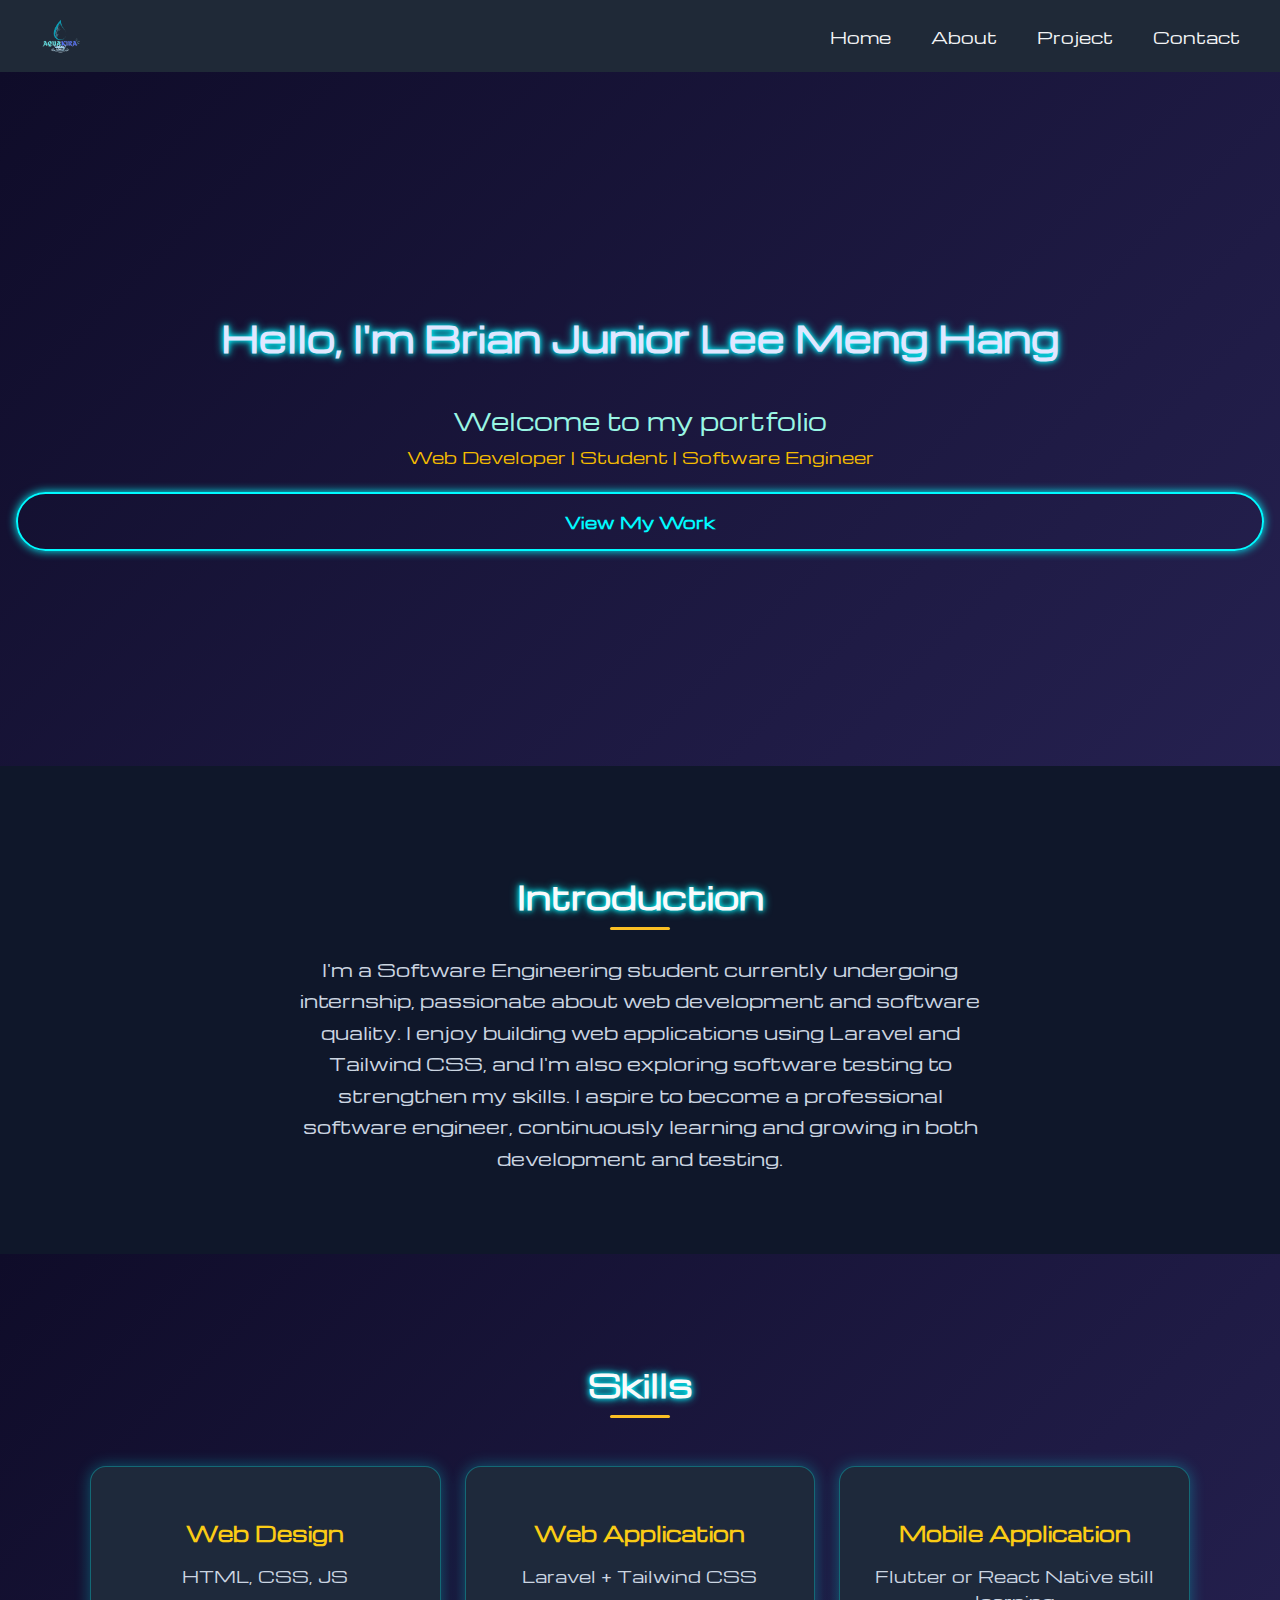
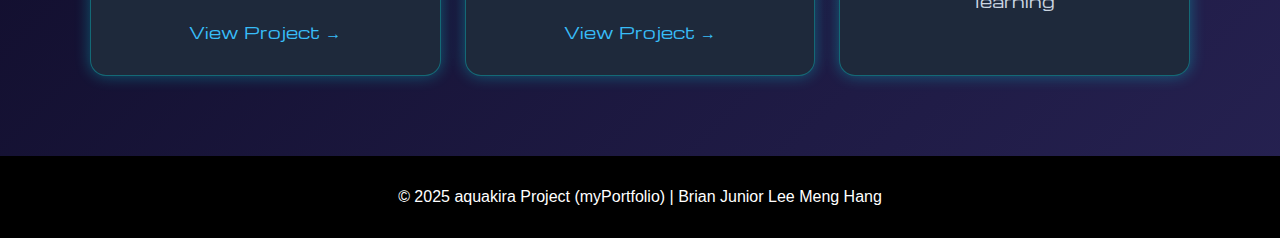
<file: index.html>
<!DOCTYPE html>
<html lang="en">
<head>
    <meta charset="UTF-8">
    <meta name="viewport" content="width=device-width, initial-scale=1.0">
    <title>myPortfolio - Home</title>
    <link rel="icon" type="image/png" href="img/AquakiraIcon.png">
    <link rel="stylesheet" href="css/home.css">
    <link href="https://fonts.googleapis.com/css2?family=Michroma:wght@400;700&display=swap" rel="stylesheet">
</head>
<body>
    <div id="header"></div>
        <!--Hero Section-->
        <section class="section-theme">
            <h1 class="title">Hello, I'm Brian Junior Lee Meng Hang</h1>
            <p class="subtitle">Welcome to my portfolio</p>
            <span class="tagline">Web Developer | Student | Software Engineer</span>
            <a href="project.html" class="cta-button">View My Work</a>
        </section>

         <!-- About Section -->
        <section class="intro-section">
            <div class="intro-container">
                <h2 class="intro-title">Introduction</h2>
                <p class="intro-text">
                    I'm a Software Engineering student currently undergoing internship, passionate about web development and software quality. 
                    I enjoy building web applications using Laravel and Tailwind CSS, and I'm also exploring software testing to strengthen my skills. 
                    I aspire to become a professional software engineer, continuously learning and growing in both development and testing.</p>
            </div>
        </section>

        <!-- Portfolio Preview -->
        <section class="portfolio-section">
            <div class="portfolio-container">
                <h2 class="portfolio-title">Skills</h2>
                <div class="project-grid">
                    <div class="project-card">
                        <h3 class="project-name">Web Design</h3>
                        <p class="project-description">HTML, CSS, JS</p>
                        <a href="project.html" class="project-link">View Project →</a>
                    </div>
                    <div class="project-card">
                        <h3 class="project-name">Web Application</h3>
                        <p class="project-description">Laravel + Tailwind CSS</p>
                        <a href="project.html" class="project-link">View Project →</a>
                    </div>
                    <div class="project-card">
                        <h3 class="project-name">Mobile Application</h3>
                        <p class="project-description">Flutter or React Native still learning</p>
                    </div>
                </div>
            </div>
        </section>

     <div id="footer"></div>

    <script>
            fetch('header.html')
            .then(res => res.text())
            .then(data => {
                document.getElementById('header').innerHTML = data;})
            .catch(err=> console.error('Failed to load header:', err));

            fetch('footer.html')
            .then(res => res.text())
            .then(data => {
                document.getElementById('footer').innerHTML = data;})
            .catch(err=> console.error('Failed to load header:', err));
    </script>

</body>
</html>
</file>
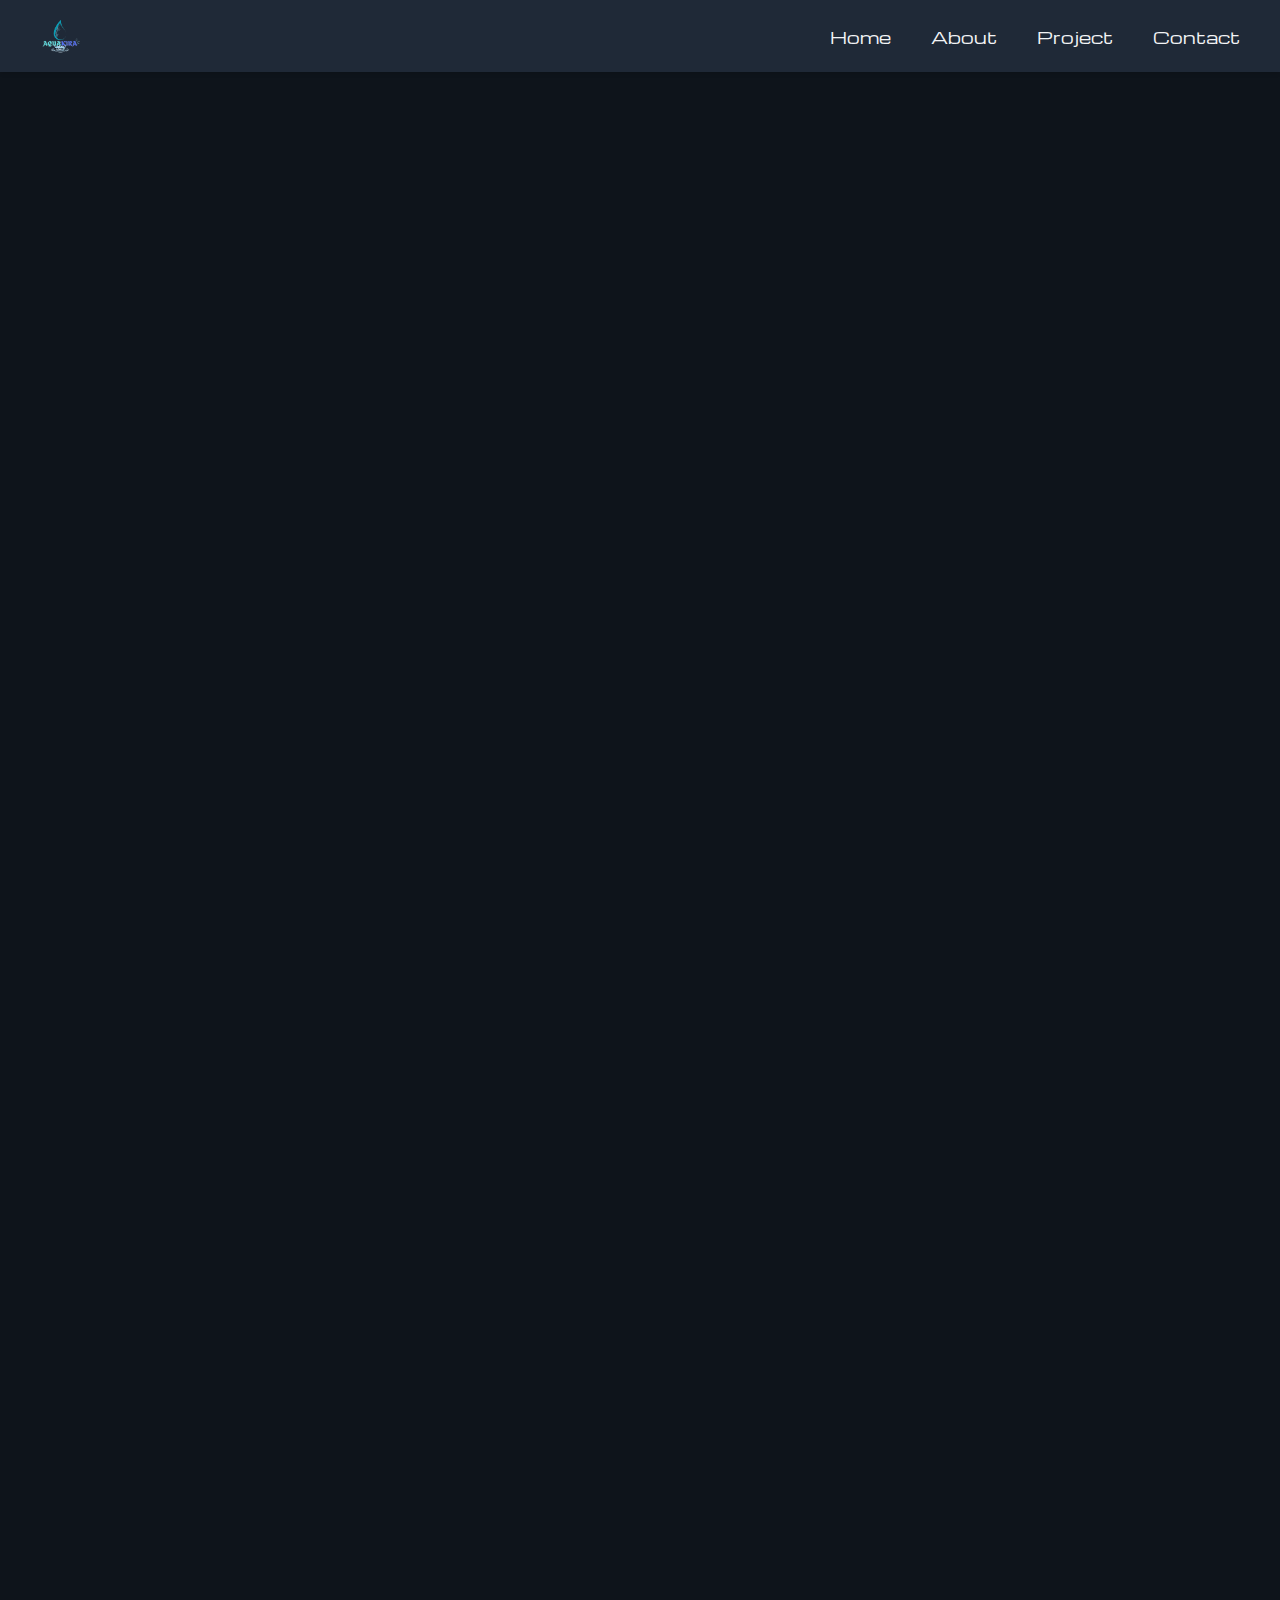
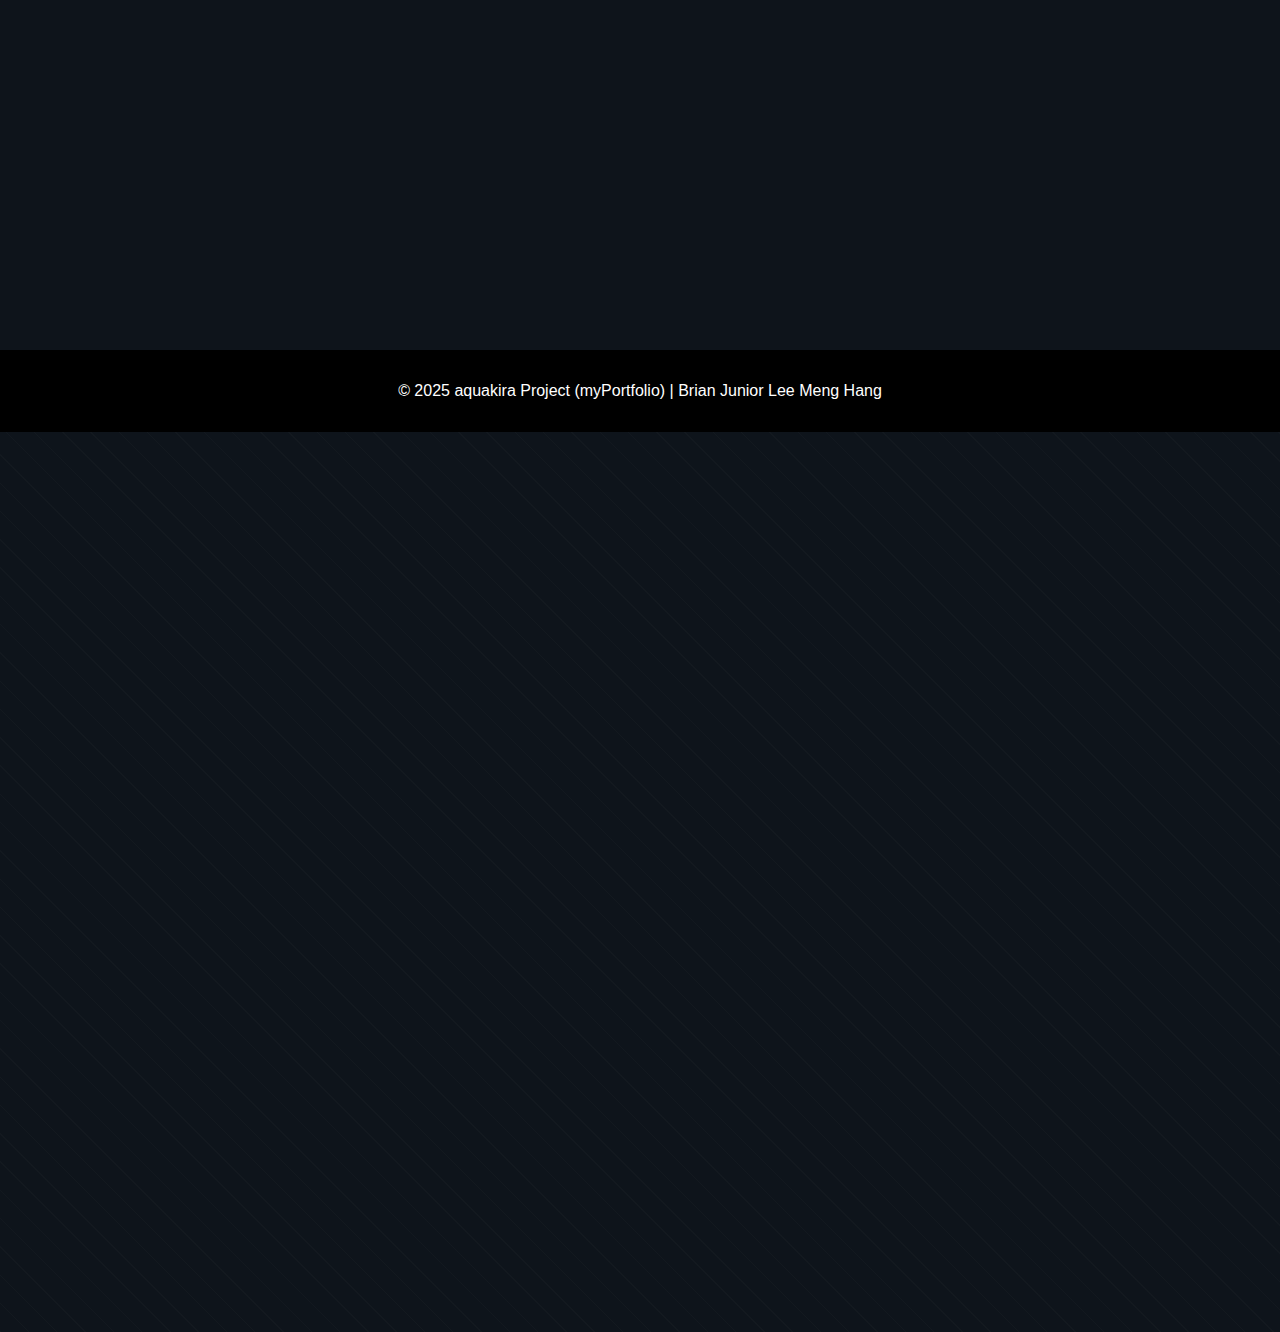
<file: about.html>
<!DOCTYPE html>
<html lang="en">
<head>
    <meta charset="UTF-8">
    <meta name="viewport" content="width=device-width, initial-scale=1.0">
    <title>myPorfolio - About</title>
    <link rel="icon" type="image/png" href="img/AquakiraIcon.png">
    <link rel="stylesheet" href="css/about.css">
    <link rel="stylesheet" href="css/home.css">
    <!-- Font Awesome CDN -->
    <link rel="stylesheet" href="https://cdnjs.cloudflare.com/ajax/libs/font-awesome/6.5.0/css/all.min.css">
</head>
<body>
    <div id="header"></div>

     <!-- Main Content -->
    <main class="about-container">
        <section class="about-section">
        <h1>About Me</h1>
        <div class="about-text">
            <p>
            👋 Hello! I'm a <span class="highlight">passionate student</span> currently pursuing a 
            <strong>Bachelor of Software Engineering with Honours</strong> at 
            <span class="highlight">Universiti Malaysia Sarawak (UNIMAS)</span>.
            </p>
            
            <p>
            🚀 I'm currently doing my internship at 
            <span class="highlight">Apploqic Technologies PLT</span>, where I'm building real-world skills in 
            <span class="tag">Web Development</span>, 
            <span class="tag">Software Engineering</span>, and 
            <span class="tag">Testing</span>.
            </p>

            <p>
            🎓 After this internship, I’ll have one more year of study before I graduate. I’m excited to keep learning 
            and growing in areas like 
            <span class="highlight">Laravel development</span>, 
            <span class="highlight">software testing</span>, and 
            <span class="highlight">software Engineer</span>.
            </p>
        </div>
        </section>

        <section class="skills-section">
        <h2>Skills & Technologies</h2>

        <div class="skills-group">
            <h3>Frontend</h3>
            <div class="skills-badges">
            <span class="skill-badge"><i class="fab fa-html5"></i> HTML</span>
            <span class="skill-badge"><i class="fab fa-css3-alt"></i> CSS</span>
            <span class="skill-badge"><i class="fab fa-js"></i> JavaScript</span>
            <span class="skill-badge">Tailwind CSS</span>
            <span class="skill-badge">React Native JS (Basic)</span>
            <span class="skill-badge">Flutter (Basic)</span>
            </div>
        </div>

        <div class="skills-group">
            <h3>Backend</h3>
            <div class="skills-badges">
            <span class="skill-badge"><i class="fab fa-laravel"></i> Laravel (Mid-level)</span>
            <span class="skill-badge">Python (Basic)</span>
            </div>
        </div>

        <div class="skills-group">
            <h3>Tools & Design</h3>
            <div class="skills-badges">
            <span class="skill-badge"><i class="fab fa-git-alt"></i> Git & GitHub</span>
            <span class="skill-badge"><i class="fab fa-figma"></i> Figma</span>
            <span class="skill-badge"><i class="fas fa-paint-brush"></i> Canva</span>
            </div>
        </div>
        </section>

        <section class="education-section">
            <div class="section-heading">
                <h2>Education</h2>
            </div>
            <div class="education-card degree">
                <h3>Universiti Malaysia Sarawak</h3>
                <p>Bachelor of Software Engineering with Honours</p>
                <p>Expected Graduation: 2026</p>
            </div>
            
            <div class="education-card diploma">
                <h3>Politeknik Mukah Sarawak</h3>
                <p>Diploma in Information Technology (DDT)</p>
                <p>Graduation: 2021</p>
            </div>
        </section>

        <section class="resume-section">
            <h2>Resume</h2>
            <p class="resume-text">Click the button below to download my latest resume in PDF format.</p>
            <a href="cv/Brian Junior Lee Meng Hang_CV.pdf" class="resume-button" target="_blank" download="Brian Junior Lee Meng Hang_CV.pdf">
                <i class="fas fa-download"></i> Download My Resume
            </a>
        </section>
    </main>

    <div id="footer"></div>
    <script>
            fetch('header.html')
            .then(res => res.text())
            .then(data => {
                document.getElementById('header').innerHTML = data;})
            .catch(err=> console.error('Failed to load header:', err));

            fetch('footer.html')
            .then(res => res.text())
            .then(data => {
                document.getElementById('footer').innerHTML = data;})
            .catch(err=> console.error('Failed to load header:', err));
    </script>
</body>
</html>
</file>
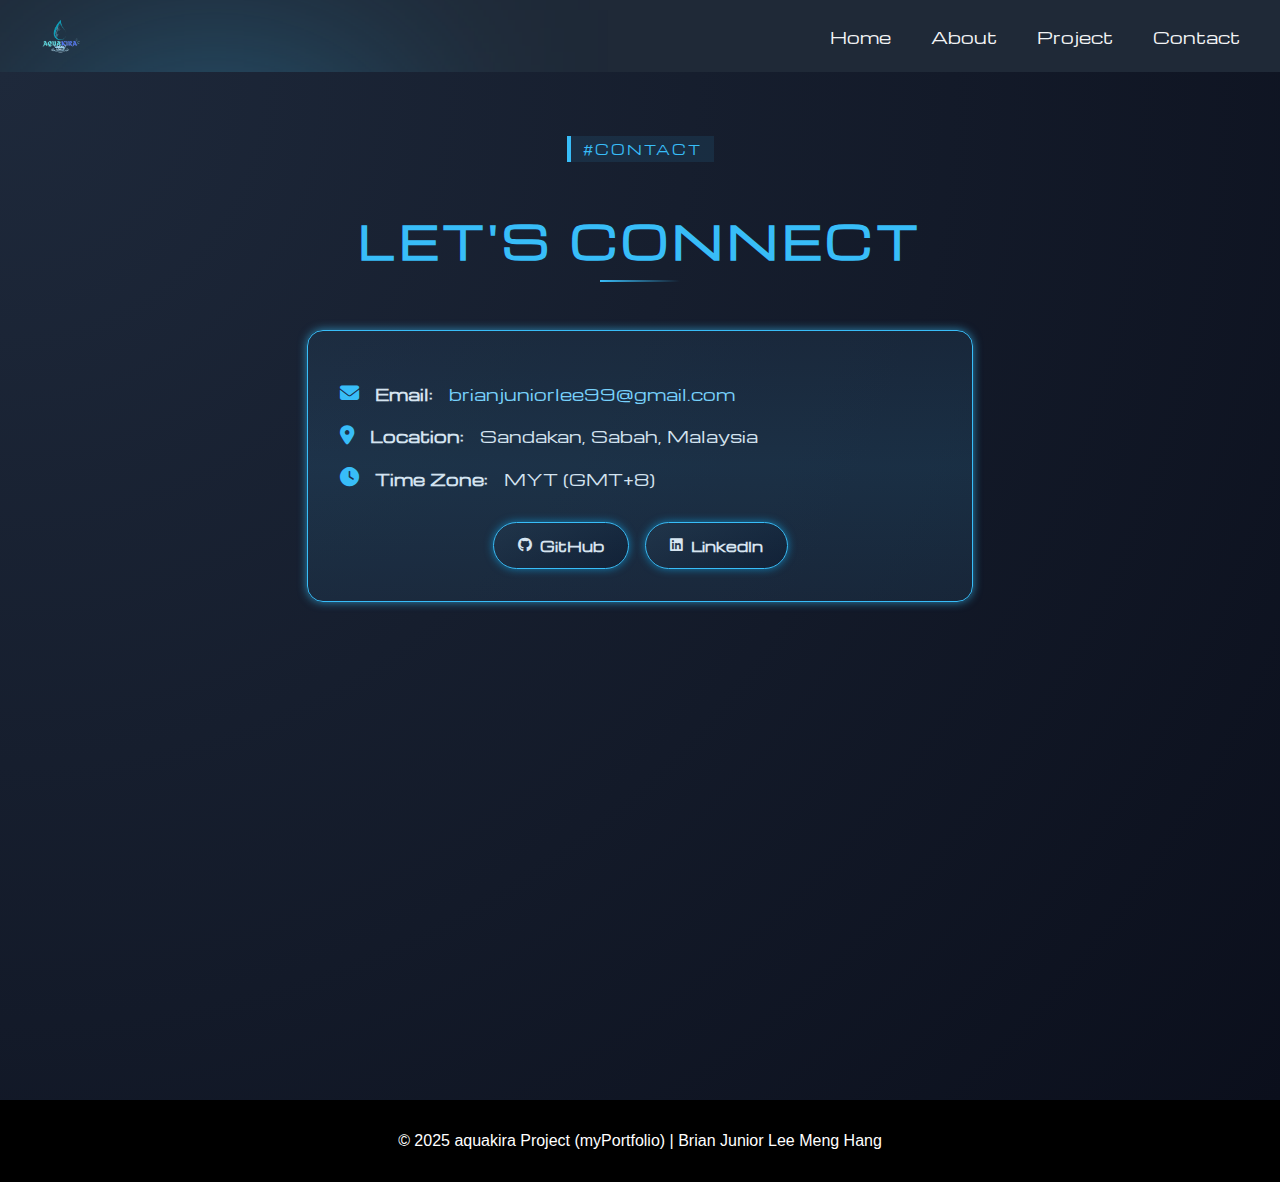
<file: contact.html>
<!DOCTYPE html>
<html lang="en">
<head>
    <meta charset="UTF-8">
    <meta name="viewport" content="width=device-width, initial-scale=1.0">
    <title>myPorfolio - Contact</title>
    <link rel="icon" type="image/png" href="img/AquakiraIcon.png">
    <link rel="stylesheet" href="css/contact.css">
    <link rel="stylesheet" href="https://cdnjs.cloudflare.com/ajax/libs/font-awesome/6.5.0/css/all.min.css"/>
    <link href="https://fonts.googleapis.com/css2?family=Michroma:wght@400;700&display=swap" rel="stylesheet">
</head>
<body class="dark-mode">
    <div id="header"></div>

    <main class="contact-container">
        <div class="tag-title">#CONTACT</div>
        <h1 class="contact-title">Let's Connect</h1>

        <section class="contact-info">
            <p class="contact-item">
                <i class="fas fa-envelope"></i>
                    <strong>Email:</strong>
                <a href="mailto:brianjuniorlee99@gmail.com" class="contact-link">brianjuniorlee99@gmail.com</a>
            </p>

            <p class="contact-item">
            <i class="fas fa-map-marker-alt"></i>
            <strong>Location:</strong> Sandakan, Sabah, Malaysia
            </p>

            <p class="contact-item">
            <i class="fas fa-clock"></i>
            <strong>Time Zone:</strong> MYT (GMT+8)
            </p>

            <div class="social-links">
                <a href="https://github.com/suihei99" target="_blank" class="social-btn">
                    <i class="fab fa-github"></i> GitHub
                </a>
                <a href="https://www.linkedin.com/in/brian-junior-lee-meng-hang-7934b3180/" target="_blank" class="social-btn">
                    <i class="fab fa-linkedin"></i> LinkedIn
                </a>
            </div>
        </section>
    </main>

    <div id="footer"></div>
    <script>
            fetch('header.html')
            .then(res => res.text())
            .then(data => {
                document.getElementById('header').innerHTML = data;})
            .catch(err=> console.error('Failed to load header:', err));

            fetch('footer.html')
            .then(res => res.text())
            .then(data => {
                document.getElementById('footer').innerHTML = data;})
            .catch(err=> console.error('Failed to load header:', err));
    </script>
</body>
</html>
</file>
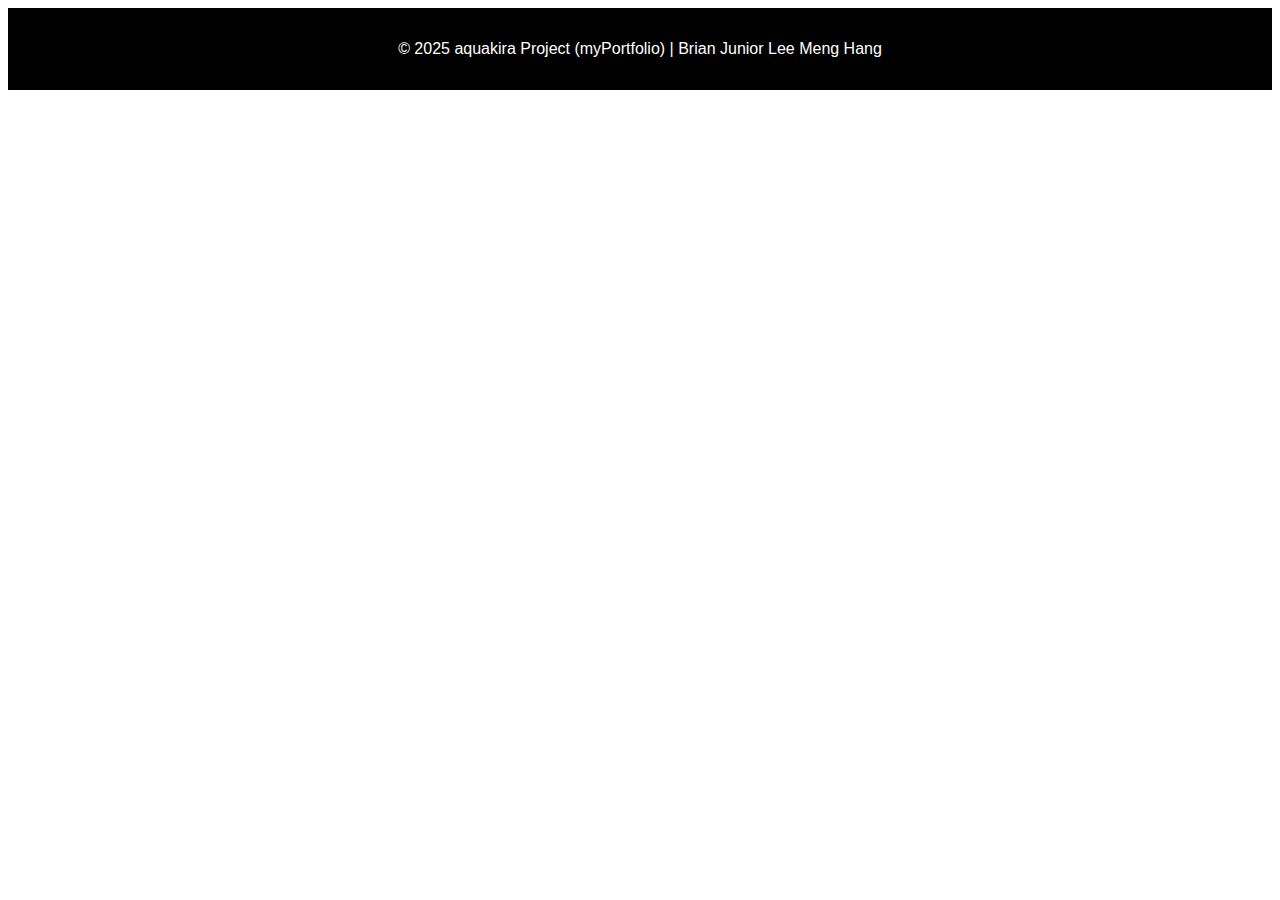
<file: footer.html>
<!DOCTYPE html>
<html lang="en">
<head>
    <meta charset="UTF-8">
    <meta name="viewport" content="width=device-width, initial-scale=1.0">
    <title>Document</title>
    <link rel="stylesheet" type="text/css" href="css/footer.css">
</head>
<body>
    <footer class="footer">
        <p>&copy; 2025 aquakira Project (myPortfolio) | Brian Junior Lee Meng Hang</p>
    </footer>
</body>
</html>
</file>
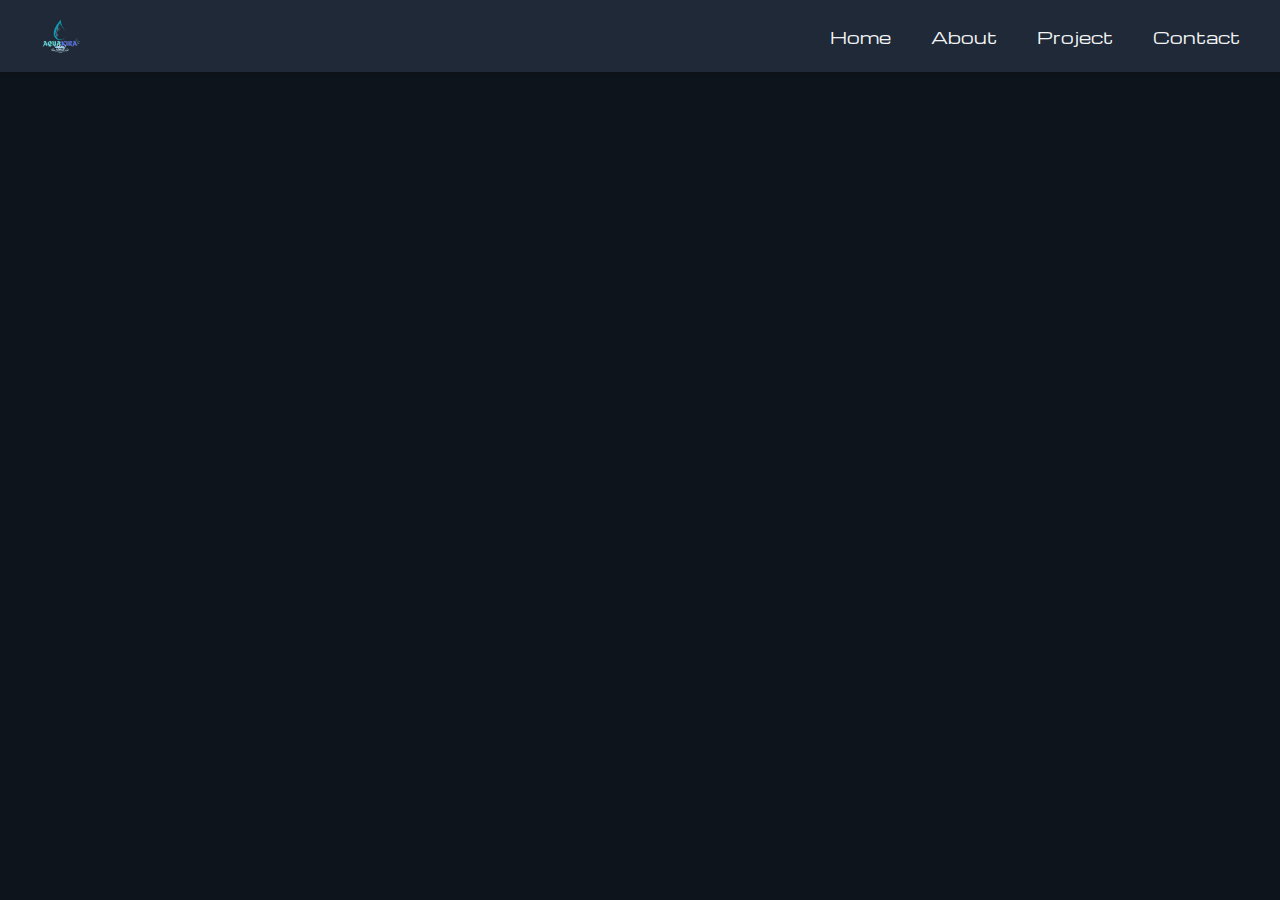
<file: header.html>
<!DOCTYPE html>
<html lang="en">
<head>
    <meta charset="UTF-8">
    <meta name="viewport" content="width=device-width, initial-scale=1.0">
    <title>Document</title>
    <link rel="stylesheet" type="text/css" href="css/home.css">
     <link href="https://fonts.googleapis.com/css2?family=Michroma:wght@400;700&display=swap" rel="stylesheet">
</head>
<body>
    <!-- Header -->
        <header>
            <div class="header-controller">
                <img class="img-controller" src="img/AquakiraIcon.png" alt="logo">
                <div class="nav-links">
                    <a href="index.html">Home</a>
                    <a href="about.html">About</a>
                    <a href="project.html">Project</a>
                    <a href="contact.html">Contact</a>
                </div>
            </div>
        </header>
</body>
</html>
</file>
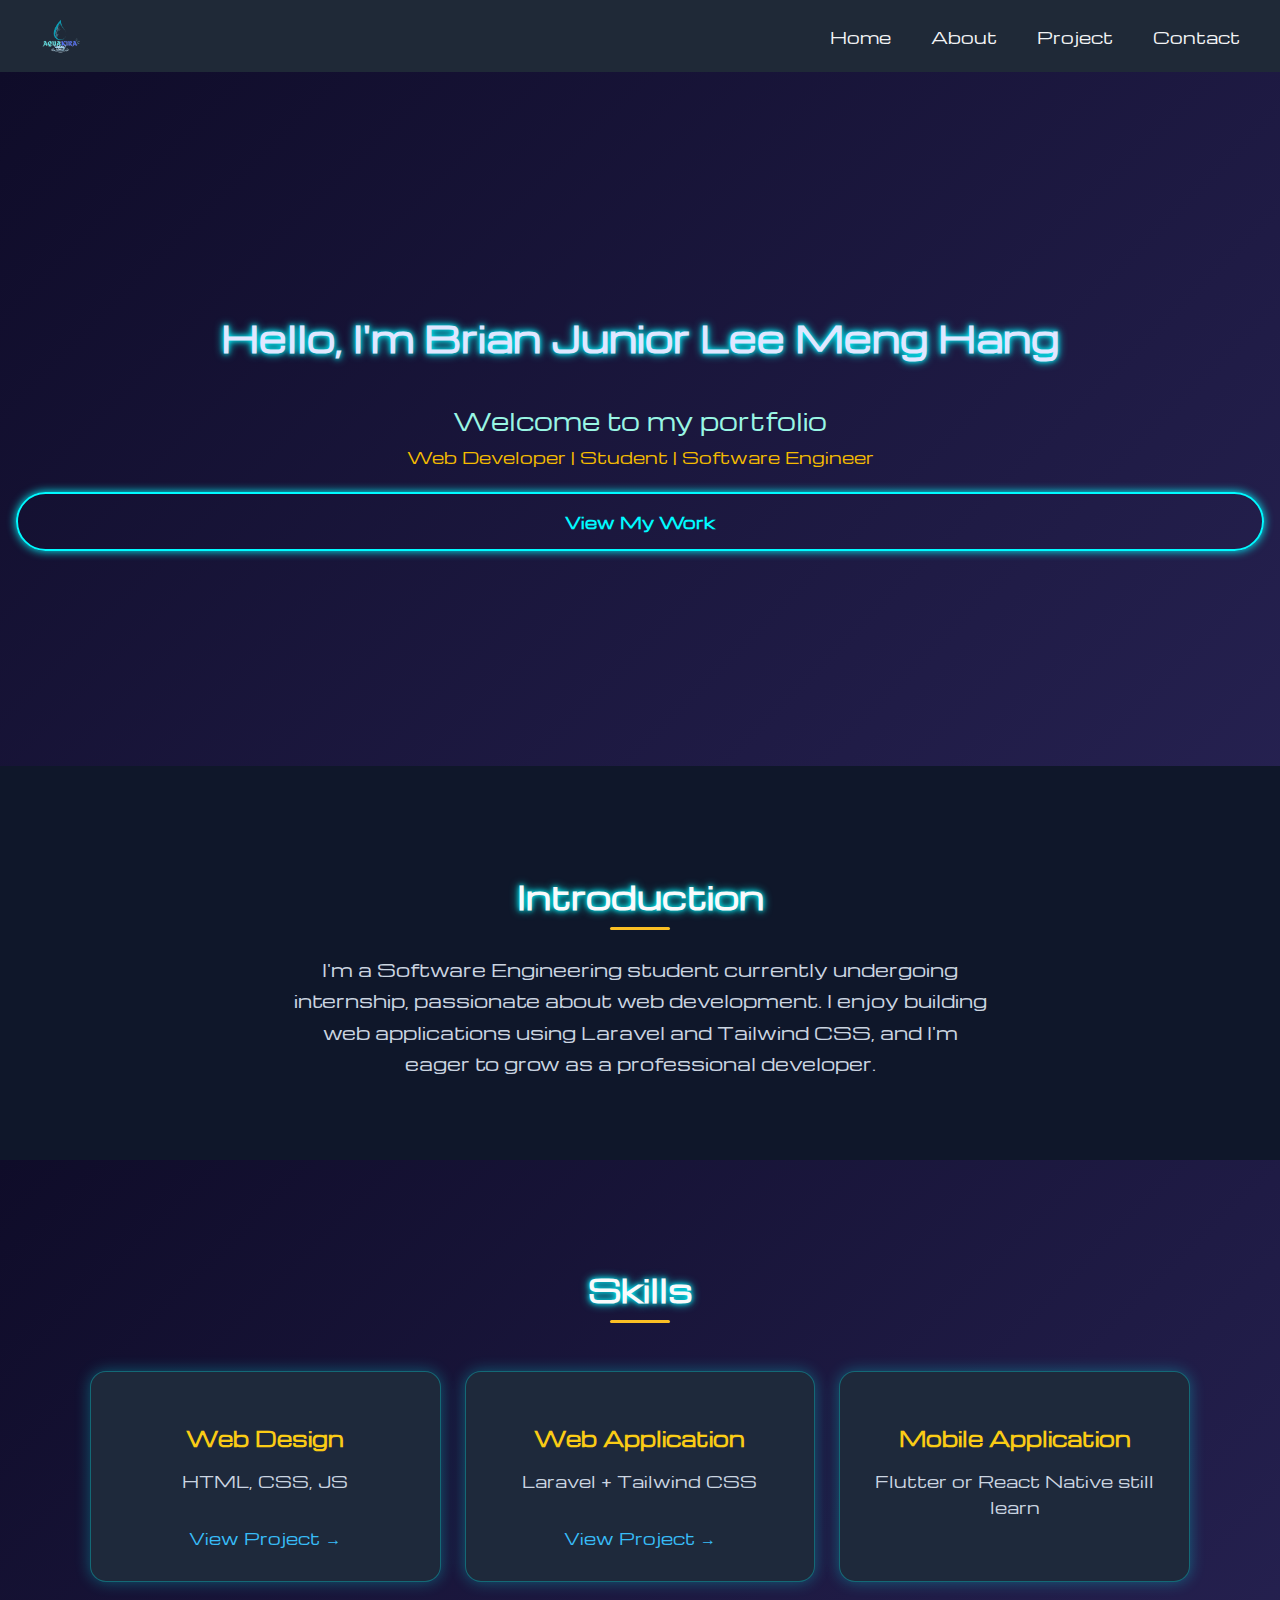
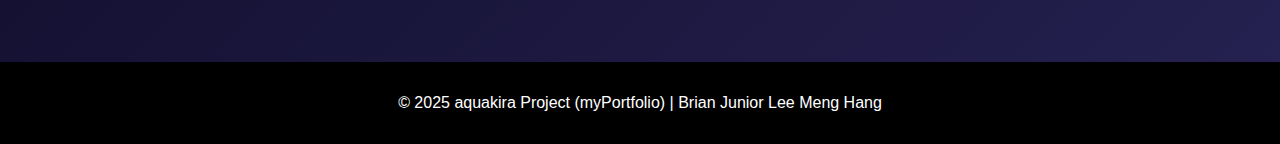
<file: home.html>
<!DOCTYPE html>
<html lang="en">
<head>
    <meta charset="UTF-8">
    <meta name="viewport" content="width=device-width, initial-scale=1.0">
    <title>myPortfolio - Home</title>
    <link rel="icon" type="image/png" href="img/AquakiraIcon.png">
    <link rel="stylesheet" type="stylesheet/css" href="css/home.css">
</head>
<body class="bg-slate-800">
    <div id="header"></div>
        <!--Hero Section-->
        <section class="section-theme">
            <h1 class="title">Hello, I'm Brian Junior Lee Meng Hang</h1>
            <p class="subtitle">Welcome to my portfolio</p>
            <span class="tagline">Web Developer | Student | Software Engineer</span>
            <a href="project.html" class="cta-button">View My Work</a>
        </section>

         <!-- About Section -->
        <section class="intro-section">
            <div class="intro-container">
                <h2 class="intro-title">Introduction</h2>
                <p class="intro-text">
                    I'm a Software Engineering student currently undergoing internship, passionate about web development. I enjoy building web applications using Laravel and Tailwind CSS, and I'm eager to grow as a professional developer.
                </p>
            </div>
        </section>

        <!-- Portfolio Preview -->
        <section class="portfolio-section">
            <div class="portfolio-container">
                <h2 class="portfolio-title">Skills</h2>
                <div class="project-grid">
                    <div class="project-card">
                        <h3 class="project-name">Web Design</h3>
                        <p class="project-description">HTML, CSS, JS</p>
                        <a href="#" class="project-link">View Project →</a>
                    </div>
                    <div class="project-card">
                        <h3 class="project-name">Web Application</h3>
                        <p class="project-description">Laravel + Tailwind CSS</p>
                        <a href="#" class="project-link">View Project →</a>
                    </div>
                    <div class="project-card">
                        <h3 class="project-name">Mobile Application</h3>
                        <p class="project-description">Flutter or React Native still learn</p>
                    </div>
                </div>
            </div>
        </section>

     <div id="footer"></div>

    <script>
            fetch('header.html')
            .then(res => res.text())
            .then(data => {
                document.getElementById('header').innerHTML = data;})
            .catch(err=> console.error('Failed to load header:', err));

            fetch('footer.html')
            .then(res => res.text())
            .then(data => {
                document.getElementById('footer').innerHTML = data;})
            .catch(err=> console.error('Failed to load header:', err));
    </script>

</body>
</html>
</file>
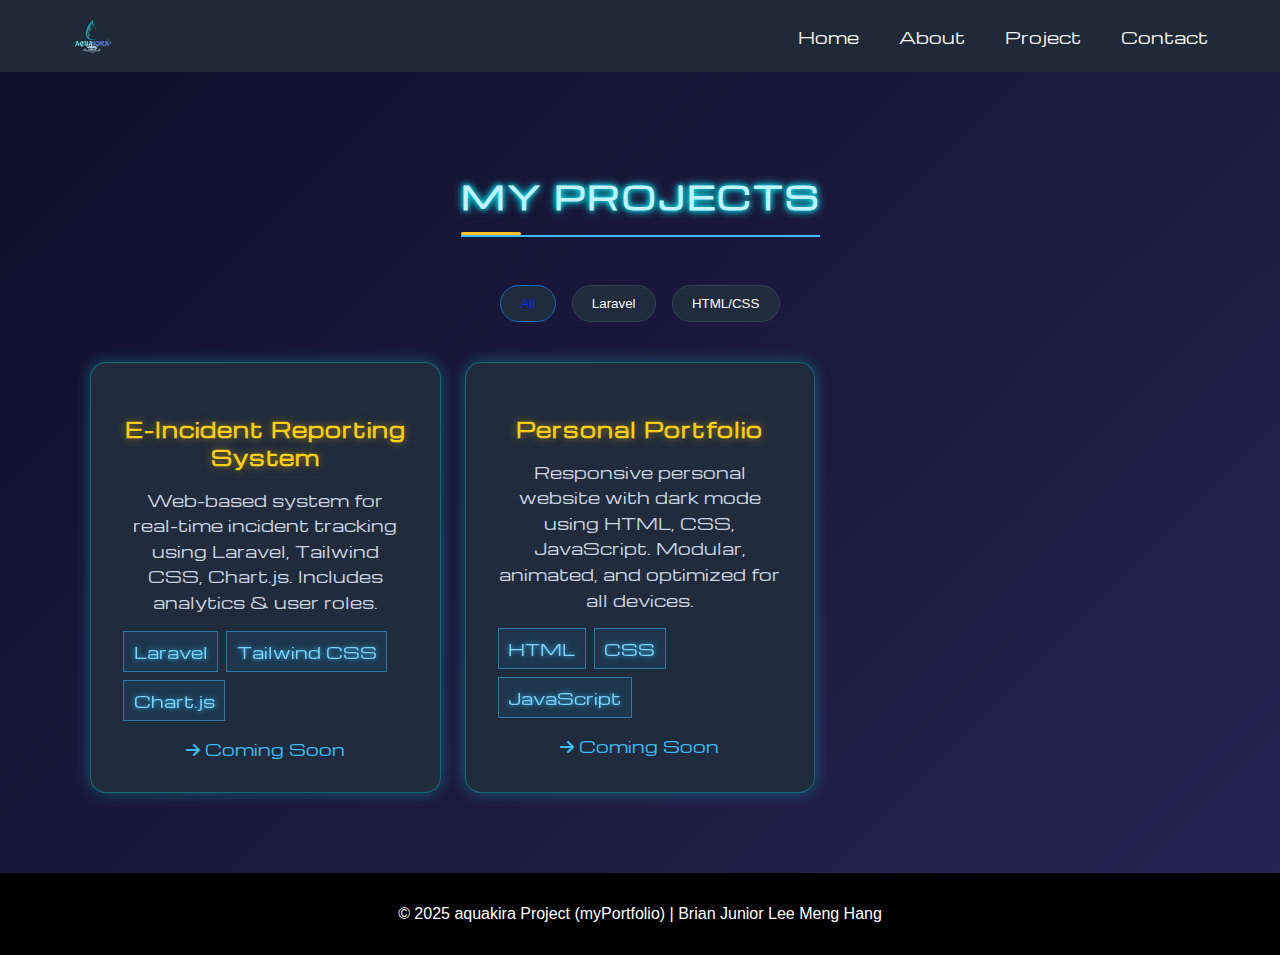
<file: project.html>
<!DOCTYPE html>
<html lang="en">
<head>
    <meta charset="UTF-8">
    <meta name="viewport" content="width=device-width, initial-scale=1.0">
    <title>myPorfolio - Project</title>
    <link rel="icon" type="image/png" href="img/AquakiraIcon.png">
    <link rel="stylesheet" type="text/css" href="css/project.css">
    <link rel="stylesheet" href="https://cdnjs.cloudflare.com/ajax/libs/font-awesome/6.5.0/css/all.min.css"/>
    <link href="https://fonts.googleapis.com/css2?family=Michroma:wght@400;700&display=swap" rel="stylesheet">
</head>
<body>
    <div id="header"></div>

    <!--Main Content-->
    <main class="portfolio-section">
        <div class="portfolio-container">
            <h1 class="portfolio-title">My Projects</h1>

            <!-- Filter Buttons (optional, for JavaScript filtering) -->
            <div class="filter-buttons">
                <button class="filter-btn active" data-tech="all">All</button>
                <button class="filter-btn" data-tech="laravel">Laravel</button>
                <button class="filter-btn" data-tech="html">HTML/CSS</button>
            </div>

            <div class="project-grid">
            <!-- Project 1 -->
            <div class="project-card" data-tech="laravel">
                <h3 class="project-name">E-Incident Reporting System</h3>
                <p class="project-description">
                Web-based system for real-time incident tracking using Laravel, Tailwind CSS, Chart.js. Includes analytics & user roles.
                </p>
                <div class="tech-stack">
                    <span class="tech-badge">Laravel</span>
                    <span class="tech-badge">Tailwind CSS</span>
                    <span class="tech-badge">Chart.js</span>
                </div>
                <a href="#" target="_blank" class="project-link">
                <i class="fas fa-arrow-right"></i>  Coming Soon
                </a>
            </div>

            <!-- Project 2 -->
            <div class="project-card" data-tech="html">
                <h3 class="project-name">Personal Portfolio</h3>
                <p class="project-description">
                Responsive personal website with dark mode using HTML, CSS, JavaScript. Modular, animated, and optimized for all devices.
                </p>
                <div class="tech-stack">
                    <span class="tech-badge">HTML</span>
                    <span class="tech-badge">CSS</span>
                    <span class="tech-badge">JavaScript</span>
                </div>
                <a href="#" target="_blank" class="project-link">
                <i class="fas fa-arrow-right"></i>  Coming Soon
                </a>
            </div>

            <!-- Project 3 -->
           <!--Add Data Project Here-->
            </div>
        </div>
    </main>

    <div id="footer"></div>

    <script>
            fetch('header.html')
            .then(res => res.text())
            .then(data => {
                document.getElementById('header').innerHTML = data;})
            .catch(err=> console.error('Failed to load header:', err));

            fetch('footer.html')
            .then(res => res.text())
            .then(data => {
                document.getElementById('footer').innerHTML = data;})
            .catch(err=> console.error('Failed to load header:', err));

            const filterButtons = document.querySelectorAll('.filter-btn');
            const projectCards = document.querySelectorAll('.project-card');

            filterButtons.forEach(button => {
                button.addEventListener('click', () => {
                const tech = button.getAttribute('data-tech');

                // Toggle active class
                filterButtons.forEach(btn => btn.classList.remove('active'));
                button.classList.add('active');

                // Show/hide cards
                projectCards.forEach(card => {
                    if (tech === 'all' || card.getAttribute('data-tech') === tech) {
                    card.style.display = 'block';
                    } else {
                    card.style.display = 'none';
                    }
                });
                });
            });
    </script>
</body>
</html>
</file>
<file: css/about.css>
body {
    background-color: #202124;
    color: #e5e7eb;
    overflow-x: hidden;
     font-family: 'Michroma', sans-serif;
    margin:0
}

body::after {
  content: '';
  position: absolute;
  width: 100%;
  height: 100%;
  background-image: repeating-linear-gradient(
      45deg, 
      rgba(255,255,255,0.02) 0, 
      rgba(255,255,255,0.02) 1px, 
      transparent 1px, 
      transparent 20px
  );
  pointer-events: none;
  z-index: 0;
}

/* Container */
.about-container {
  padding: 4rem 2rem;
  max-width: 1000px;
  margin: 0 auto;
  position: relative;
  z-index: 1;
}

/*about - section css*/
.about-text p {
  font-size: 1rem;
  line-height: 1.8;
  margin-bottom: 1.5rem;
  text-align: left;
  max-width: 800px;
  transition: transform 0.3s ease;
}

.about-text p:hover {
  transform: translateX(5px);
}

.highlight {
  color: #93c5fd;
  font-weight: 600;
}

.tag {
  background: #334155;
  padding: 0.2rem 0.6rem;
  border-radius: 999px;
  font-size: 0.85rem;
  color: #facc15;
  border: 1px solid #475569;
  display: inline-block;
  margin: 0 0.2rem;
  transition: background 0.3s;
}

.tag:hover {
  background: #60a5fa;
  color: white;
  cursor: default;
}

/* Section Base Style */
section {
  background-color: #1e293b;
  border-radius: 1rem;
  padding: 2rem;
  margin-bottom: 3rem;
  box-shadow: 0 4px 12px rgba(0, 0, 0, 0.4);
  opacity: 0;
  transform: translateY(50px);
  transition: opacity 0.8s ease, transform 0.8s ease;
  animation: fadeInUp 0.8s forwards;
}

section.in-view {
    opacity: 1;
    transform: translateY(0);
}

section:hover {
  transform: translateY(-4px) scale(1.01);
  box-shadow: 0 0 15px rgba(96, 165, 250, 0.4);
  filter: drop-shadow(0 0 5px #60a5fa) drop-shadow(0 0 15px #60a5fa);
}

section:nth-child(2) { animation-delay: 0.2s; }
section:nth-child(3) { animation-delay: 0.4s; }
section:nth-child(4) { animation-delay: 0.6s; }

/* Headings */
h1, h2 {
  font-size: 1.8rem;
  color: #60a5fa;
  margin-bottom: 1rem;
  text-align: left;
}

/* Skills Tags */
.skills-group {
  margin-bottom: 2rem;
}

.skills-group h3 {
  color: #facc15; /* amber-400 */
  font-size: 1.2rem;
  margin-bottom: 0.5rem;
}

.skills-badges {
  display: flex;
  flex-wrap: wrap;
  gap: 0.6rem;
}

.skill-badge {
  background-color: #334155; /* slate-700 */
  color: #e2e8f0; /* slate-200 */
  padding: 0.5rem 1rem;
  border-radius: 9999px;
  font-size: 0.9rem;
  transition: background-color 0.3s ease, transform 0.2s ease;
  cursor: default;
}

.skill-badge:hover {
  background-color: #475569; /* slate-600 */
  transform: scale(1.05);
}


/*education background CSS*/
.education-section {
  padding: 2rem;
  background-color: #1e293b;
  border-radius: 1rem;
  box-shadow: 0 4px 12px rgba(0,0,0,0.4);
  position: relative;
  padding-left: 2rem;
  border-left: 4px solid #60a5fa;
}

/*education header CSS*/
.section-heading h2 {
  text-align: left;
  margin-bottom: 1rem;
}

/* Container for cards */
.education-section {
  display: flex;
  flex-wrap: wrap;
  gap: 2rem;
}

/* Card Base */
.education-card {
  background: #334155; /* slate-700 */
  padding: 1.5rem 2rem;
  border-radius: 1rem;
  position: relative;
  margin-left: 1rem;
  flex: 1 1 300px;  /* responsive width */
  box-shadow: 0 2px 8px rgba(0,0,0,0.3);
  transition: transform 0.3s ease, box-shadow 0.3s ease;
  cursor: default;
}

/* Hover effect */
.education-card:hover {
  transform: translateY(-6px);
  box-shadow: 0 8px 20px rgba(96, 165, 250, 0.5);
}

/* Degree Card Style */
.education-card.degree {
  border-left: 6px solid #60a5fa; /* blue accent */
  background: #1e293b; /* darker background for degree */
}

/* Diploma Card Style */
.education-card.diploma {
  border-left: 6px solid #fbbf24; /* amber/yellow accent */
  background: #3b4252; /* slightly lighter slate */
}

/* Card Titles */
.education-card h3 {
  margin-top: 0;
  margin-bottom: 0.5rem;
  color: #93c5fd; /* lighter blue */
  font-weight: 700;
}

/* Card Paragraphs */
.education-card p {
  margin: 0.3rem 0;
  color: #cbd5e1; /* light slate */
}

.education-card::before {
    content: '';
    position: absolute;
    left: -2.4rem;
    top: 1rem;
    width: 1rem;
    height: 1rem;
    background-color: #60a5fa;
    border-radius: 50%;
    box-shadow: 0 0 0 4px #1e293b;
}

/* Resume Link & CSS Section */
.resume-section {
  background-color: #0f172a;
  padding: 1rem 2rem;
  text-align: center;
  color: #f9fafb;
}

.resume-section h2 {
  font-size: 2rem;
  margin-bottom: 1rem;
  color: #60a5fa;
}

.resume-text {
  font-size: 1.125rem;
  color: #cbd5e1;
  margin-bottom: 2rem;
}

.resume-button {
  display: inline-flex;
  align-items: center;
  gap: 0.5rem;
  background: linear-gradient(to right, #3b82f6, #06b6d4);
  color: white;
  font-weight: 600;
  padding: 0.75rem 1.5rem;
  border-radius: 9999px;
  text-decoration: none;
  box-shadow: 0 0 8px #60a5fa, 0 0 20px #60a5fa inset;
  transition: transform 0.3s ease, box-shadow 0.3s ease, background 0.4s;
}
.resume-button i {
    transition: transform 0.3s ease;
}

.resume-button:hover i {
    transform: rotate(-20deg) scale(1.1);
}

.resume-button:hover {
  transform: scale(1.05);
  background: linear-gradient(to right, #2563eb, #0ea5e9);
  box-shadow: 0 6px 20px rgba(0,0,0,0.5);
  animation: pulseResume 0.5s ease-in-out;
}

/* Animations */
@keyframes fadeInUp {
  to {
    opacity: 1;
    transform: translateY(0);
  }
}

@keyframes pulseResume {
  0% { transform: scale(1); }
  50% { transform: scale(1.03); }
  100% { transform: scale(1); }
}


/* Optional: glowing dot background (light touch) */
body::before {
  content: '';
  position: absolute;
  top: 10%;
  left: 0%;
  width: 200%;
  height: auto;
  background: radial-gradient(circle, rgba(54, 88, 142, 0.1) 0%, transparent 70%) repeat;
  background-size: 150px 150px;
  animation: backgroundScroll 60s linear infinite;
  z-index: 0;
}

@keyframes backgroundScroll {
  from { background-position: 0 0; }
  to { background-position: 100% 100%; }
}
</file>
<file: css/contact.css>
body.dark-mode {
  background-color: #0b0f1c;
  color: #e2e8f0;
  font-family: 'Michroma', sans-serif;
  margin: 0;
  padding: 0;
  overflow-x: hidden;
}

body::before {
  content: '';
  position: absolute;
  top: 10%;
  left: 5%;
  width: 300px;
  height: 300px;
  background: #38bdf877;
  filter: blur(120px);
  z-index: 0;
}

.contact-container {
   min-height: 100vh;
  padding: 4rem 2rem;
  background: radial-gradient(circle at top left, #1e293b 0%, #0b0f1c 100%);
  display: flex;
  flex-direction: column;
  align-items: center;
  position: relative;
  z-index: 1;
  animation: zoomInFade 1s ease-out;
}

@keyframes zoomInFade {
  0% {
    opacity: 0;
    transform: scale(0.9) translateY(30px);
  }
  100% {
    opacity: 1;
    transform: scale(1) translateY(0);
  }
}

.tag-title {
  font-size: 0.8rem;
  color: #38bdf8;
  letter-spacing: 2px;
  background: rgba(56, 189, 248, 0.1);
  padding: 4px 12px;
  border-left: 4px solid #38bdf8;
  margin-bottom: 1rem;
  animation: slideInTag 1s ease-out;
}

@keyframes slideInTag {
  from {
    opacity: 0;
    transform: translateX(-50px);
  }
  to {
    opacity: 1;
    transform: translateX(0);
  }
}

.contact-title {
  font-size: 2.8rem;
  color: #38bdf8;
  text-transform: uppercase;
  letter-spacing: 4px;
  margin-bottom: 3rem;
  position: relative;
}

.contact-title::after {
  content: "";
  display: block;
  margin: 0.5rem auto 0;
  width: 80px;
  height: 2px;
  background: linear-gradient(to right, #38bdf8, transparent);
  animation: scanline 2s infinite;
}

@keyframes scanline {
  0% { width: 0; opacity: 0.1; }
  50% { width: 80px; opacity: 1; }
  100% { width: 0; opacity: 0.1; }
}

.contact-info::before {
  content: '';
  position: absolute;
  top: -50%;
  left: 0;
  width: 100%;
  height: 200%;
  background: linear-gradient(
    to bottom,
    transparent 0%,
    rgba(56, 189, 248, 0.1) 50%,
    transparent 100%
  );
  animation: sweep 4s linear infinite;
  pointer-events: none;
}

.contact-info {
  background-color: rgba(30, 41, 59, 0.4);
  border: 1px solid #38bdf8;
  padding: 2rem;
  border-radius: 1rem;
  box-shadow: 0 0 10px #38bdf8aa;
  max-width: 600px;
  width: 100%;
  animation: fadeIn 1s ease-out;
  position: relative;
  overflow: hidden;
}

@keyframes sweep {
  0% {
    transform: translateY(-100%);
  }
  100% {
    transform: translateY(100%);
  }
}

.contact-item {
 font-size: 1rem;
  margin: 1.2rem 0;
  display: flex;
  align-items: center;
  gap: 1rem;
}

.contact-item i {
  color: #38bdf8;
  font-size: 1.2rem;
}

.contact-link {
  color: #7dd3fc;
  text-decoration: none;
  transition: color 0.3s;
}

.contact-link:hover {
  color: #bae6fd;
  text-decoration: underline;
}

.social-links {
  margin-top: 2rem;
  display: flex;
  justify-content: center;
  gap: 1rem;
  flex-wrap: wrap;
}

.social-btn {
  background: linear-gradient(145deg, #1e293b, #0f172a);
  color: #e2e8f0;
  padding: 0.75rem 1.5rem;
  border-radius: 9999px;
  text-decoration: none;
  font-weight: 600;
  font-size: 0.9rem;
  display: flex;
  align-items: center;
  gap: 0.5rem;
  border: 1px solid #38bdf8;
  transition: all 0.3s ease;
  box-shadow: 0 0 8px #0ea5e9aa;
}

.social-btn:hover {
  background-color: #38bdf8;
  color: #0f172a;
  transform: translateY(-2px) scale(1.05);
}

@keyframes fadeIn {
  from { opacity: 0; transform: translateY(20px); }
  to { opacity: 1; transform: translateY(0); }
}
</file>
<file: css/footer.css>
.footer {
    background-color: #000;
    color: #fff;
    text-align: center;
    padding: 1rem;
    font-family: 'Segoe UI', Tahoma, Geneva, Verdana, sans-serif;
    transition: background-color 0.3s ease, color 0.3s ease;
}

.footer:hover {
    background-color: #1a1a1a;
    color: #00ffff;
    cursor: pointer;
}
</file>
<file: css/project.css>
body {
    background-color: #202124;
    color: #e5e7eb;
    overflow-x: hidden;
     font-family: 'Michroma', sans-serif;
    margin:0
}

/*default prevent layout*/
*,
*::before,
*::after {
  box-sizing: border-box;
}


.portfolio-section {
  background: radial-gradient(circle at top left, #0f172a, #0a0e1a, #000);
  animation: bgShift 15s ease infinite;
  position: relative;
  z-index: 0;
}

.portfolio-section::before {
  content: '';
  position: absolute;
  top: 0; left: 0;
  width: 100%; height: 100%;
  background: repeating-linear-gradient(
    to bottom,
    rgba(255,255,255,0.02),
    rgba(255,255,255,0.02) 1px,
    transparent 1px,
    transparent 2px
  );
  pointer-events: none;
  z-index: 2;
}

.portfolio-container {
  max-width: 1100px;
  margin: 0 auto;
  text-align: center;
}

/*Add tech & Interactive for Project Section*/
.filter-buttons {
  display: flex;
  justify-content: center;
  flex-wrap: wrap;
  gap: 1rem;
  margin-bottom: 2.5rem;
}

.filter-btn {
  padding: 0.6rem 1.2rem;
  background-color: #1e293b !important;
  color: #f9fafb;
  border: 1px solid #334155;
  border-radius: 9999px;
  cursor: pointer;
  transition: background-color 0.3s, color 0.3s, border-color 0.3s;
}

.filter-btn:hover, .filter-btn.active {
  background-color: #38bdf8;
  color:rgb(7, 38, 237);
  border-color:rgb(2, 109, 196);
}

.tech-stack {
  margin-top: 1rem;
  display: flex;
  flex-wrap: wrap;
  gap: 0.5rem;
}

.tech-badge {
 background: rgba(14, 165, 233, 0.1);
  border: 1px solid rgba(56, 189, 248, 0.5);
  color: #7dd3fc;
  padding: 0.5rem 0.6rem;
  text-shadow: 0 0 5px #38bdf8;
  backdrop-filter: blur(2px);
}

.project-card:hover .tech-badge {
  background-color: #475569;
}

.portfolio-title {
  font-size: 2rem;
  color: #c1f2ff;
  letter-spacing: 2px;
  text-transform: uppercase;
  position: relative;
  padding-bottom: 1rem;
  margin-bottom: 2rem;
  display: inline-block;
  border-bottom: 2px solid #38bdf8;
}


.portfolio-title::after {
  content: '';
  position: absolute;
  bottom: 0;
  left: 0;
  width: 60px;
  height: 2px;
  background: linear-gradient(90deg, #38bdf8, transparent);
  animation: scanline 2.5s linear infinite;
}

@keyframes scanline {
  0% {
    left: 0;
    width: 0;
    opacity: 0.2;
  }
  30% {
    opacity: 1;
  }
  50% {
    width: 100%;
    opacity: 0.6;
  }
  100% {
    left: 100%;
    width: 0;
    opacity: 0;
  }
}


.project-grid {
  display: grid;
  grid-template-columns: 1fr;
  gap: 1.5rem;
}

/*Layout responsive project.html*/
@media (max-width: 480px) {
  .project-card {
    padding: 1.25rem;
  }

  .portfolio-title {
    font-size: 1.5rem;
  }

  .project-description {
    font-size: 0.95rem;
  }
}

@media (min-width: 768px) {
  .project-grid {
    grid-template-columns: repeat(2, 1fr);
  }
}

@media (min-width: 1024px) {
  .project-grid {
    grid-template-columns: repeat(3, 1fr);
  }
}

.project-card {
  background: linear-gradient(145deg, #12151c, #0c0e13);
  border: 1px solid rgba(56, 189, 248, 0.2);
  border-radius: 1rem;
  padding: 2rem;
  position: relative;
  overflow: hidden;
  box-shadow: 0 0 20px rgba(56, 189, 248, 0.1);
  transition: transform 0.3s ease, box-shadow 0.3s ease;
  animation: fadeIn 0.8s ease forwards;
}

.project-card::before {
  content: '';
  position: absolute;
  inset: 0;
  background: repeating-linear-gradient(
    45deg,
    rgba(56, 189, 248, 0.03),
    rgba(56, 189, 248, 0.03) 1px,
    transparent 1px,
    transparent 4px
  );
  pointer-events: none;
  z-index: 1;
}

.project-card:nth-child(1) { animation-delay: 0.1s; }
.project-card:nth-child(2) { animation-delay: 0.2s; }
.project-card:nth-child(3) { animation-delay: 0.3s; }
/* and so on */

.project-card:hover {
  transform: translateY(-6px) scale(1.015);
  box-shadow: 0 0 25px rgba(56, 189, 248, 0.3);
}

.project-name {
  font-size: 1.3rem;
  font-weight: bold;
  color: #facc15;
  text-shadow: 0 0 8px rgba(234, 179, 8, 0.6);
  letter-spacing: 1px;
}

.project-description {
  color: #cbd5e1;
  font-size: 1rem;
  line-height: 1.6;
}

.project-link {
  display: inline-flex;
  color: #38bdf8;
  font-weight: 500;
  text-decoration: none;
  align-items: center;
  gap: 1rem;
  transition: color 0.3s ease, transform 0.3s ease;
}

.project-link:hover {
  color: #facc15;
  text-shadow: 0 0 5px #fbbf24;
}



@keyframes slideIn {
  from {
    width: 0;
    opacity: 0;
  }
  to {
    width: 60px;
    opacity: 1;
  }
}

@keyframes fadeIn {
  from {
    opacity: 0;
    transform: translateY(40px);
  }
  to {
    opacity: 1;
    transform: translateY(0);
  }
}

@keyframes bgShift {
  0% { background-position: 0% 50%; }
  50% { background-position: 100% 50%; }
  100% { background-position: 0% 50%; }
}
</file>
<file: css/home.css>
/* ========== GLOBAL RESET ========== */
body {
  font-family: 'Michroma', sans-serif;
  background-color: #0e141b; /* dark base */
  color: #e2e8f0; /* light slate */
  margin:0
}

@keyframes float {
  0%, 100% {
    transform: translateY(0);
  }
  50% {
    transform: translateY(-10px);
  }
}

.animate-float {
  animation: float 3s ease-in-out infinite;
}

header {
    background-color:#1f2937;
    color:#f3f4f6;
    box-shadow: 0 2px 4px rgba(0, 0, 0, 0.1);
}

.header-controller {
  max-width: 1200px;
  margin: 0 auto;
  padding: 1rem 2rem;
  display: flex;
  align-items: center;
}

.header-controller img {
  height: 40px;
  width: 40px;
}

.nav-links {
  margin-left: auto; /* Push links all the way to the right */
  display: flex;
  gap: 1.5rem;
}

.nav-links a {
  position: relative;
  margin-left: 1rem;
  text-decoration: none;
  color: inherit;
  transition: color 0.3s ease, transform 0.3s ease;
}

/* Hover: slide up and underline animation */
.header-controller a::after {
  content: '';
  position: absolute;
  width: 0;
  height: 2px;
  left: 0;
  bottom: -4px;
  background-color: #3b82f6; /* Tailwind's blue-500 */
  transition: width 0.3s ease;
}

.header-controller a:hover {
  color: #00faff;
  text-shadow: 0 0 5px #00faff;
  transform: translateY(-2px);
}

.header-controller a:hover::after {
  width: 100%; /* Animate underline */
}


/* OPTIONAL: animate gradient shift */
@keyframes bgShift {
  0% { background-position: 0% 50%; }
  50% { background-position: 100% 50%; }
  100% { background-position: 0% 50%; }
}

/* ========== SECTION STYLING ========== */
.section-theme {
  padding: 2rem 1rem;
  text-align: center;
  min-height: 70vh;
  display: flex;
  flex-direction: column;
  justify-content: center;
  background: linear-gradient(135deg, #0f0c29, #302b63, #24243e);
  background-size: 300% 300%;
  animation: bgShift 12s ease infinite;
  color: #f9fafb; /* light text */
}

/* ========== TEXT STYLES ========== */
.title {
  font-size: 2.25rem; /* text-3xl */
  font-weight: bold;
  color: #e0e7ff; /* light indigo */
  margin-bottom: 1rem;
  text-shadow: 0 0 5px #00faff, 0 0 10px #00faff;
}

.subtitle {
  font-size: 1.5rem;
  color:rgb(153, 246, 228); /* light teal */
  margin-bottom: 0.5rem;
}

.tagline {
  font-size: 1rem;
  color:rgb(245, 188, 0); /* amber-300 */
  margin-bottom: 1.5rem;
  display: block;
}

/* ========== BUTTON ========== */
.cta-button {
  background-color: transparent;
  border: 2px solid #00faff;
  color: #00faff;
  box-shadow: 0 0 10px #00faff;
  transition: all 0.3s ease;
  padding-top: 1rem;
  padding-bottom: 1rem;
  border-radius: 99rem;
  font-weight: 600;
  text-decoration: none;
}

.cta-button:hover {
  background-color: #00faff;
  color: #0f172a;
  box-shadow: 0 0 20px #00faff;
}

/* ====== Introduction SECTION - DARK MODE ONLY ====== */
.intro-section {
  background: #0f172a; /* dark slate */
  color: #f9fafb;
  padding: 5rem 1.5rem;
}

/* Animate fade-in */
.intro-container {
  max-width: 900px;
  margin: 0 auto;
  padding: 0 1rem;
  text-align: center;
  animation: fadeUp 1s ease-out both;
}

/* Title */
.intro-title {
  font-size: 2rem;
  font-weight: bold;
  margin-bottom: 1.5rem;
  text-shadow: 0 0 5px #00faff, 0 0 10px #00faff;
  position: relative;
}

.intro-title::after {
  content: '';
  display: block;
  width: 60px;
  height: 3px;
  background: #fbbf24; /* amber */
  margin: 0.5rem auto 0;
  border-radius: 3px;
  animation: slideIn 1s ease-in-out;
}

/* Text */
.intro-text {
  font-size: 1.125rem;
  line-height: 1.75;
  color: #cbd5e1; /* slate-300 */
  max-width: 700px;
  margin: 0 auto;
  transition: transform 0.3s ease, color 0.3s ease;
}

.intro-text:hover {
  transform: scale(1.02);
  color: #fcd34d; /* lighter amber on hover */
}

/* ========== ANIMATIONS ========== */
@keyframes fadeUp {
  from {
    opacity: 0;
    transform: translateY(40px);
  }
  to {
    opacity: 1;
    transform: translateY(0);
  }
}

@keyframes slideIn {
  from {
    width: 0;
    opacity: 0;
  }
  to {
    width: 60px;
    opacity: 1;
  }
}

/* ======= PORTFOLIO SECTION (DARK MODE ONLY) ======= */
.portfolio-section {
  background: linear-gradient(135deg, #0f0c29, #302b63, #24243e);
  background-size: 300% 300%;
  animation: bgShift 12s ease infinite;
  color: #f9fafb;
  padding: 5rem 1.5rem;
}

/* Container */
.portfolio-container {
  max-width: 1100px;
  margin: 0 auto;
  text-align: center;
}

/* Section Title */
.portfolio-title {
  font-size: 2rem;
  font-weight: bold;
  margin-bottom: 3rem;
  position: relative;
  text-shadow: 0 0 5px #00faff, 0 0 10px #00faff;
}

.portfolio-title::after {
  content: '';
  display: block;
  width: 60px;
  height: 3px;
  background: #fbbf24;
  margin: 0.5rem auto 0;
  border-radius: 3px;
  animation: slideIn 1s ease-in-out;
}

/* Grid */
.project-grid {
  display: grid;
  grid-template-columns: 1fr;
  gap: 1.5rem;
}

@media (min-width: 768px) {
  .project-grid {
    grid-template-columns: repeat(2, 1fr);
  }
}

@media (min-width: 1024px) {
  .project-grid {
    grid-template-columns: repeat(3, 1fr);
  }
}

/* Project Card */
.project-card {
  background: #1e293b; /* slate-800 */
  border-radius: 1rem;
  padding: 2rem;
  box-shadow: 0 0 15px rgba(0, 255, 255, 0.3);
  transition: transform 0.3s ease, box-shadow 0.3s ease;
  cursor: pointer;
  animation: fadeIn 1s ease both;
  position: relative;
  overflow: hidden;
  border: 1px solid rgba(0, 255, 255, 0.3);
}

.project-card::before {
  content: '';
  position: absolute;
  top: -2px; left: -2px; right: -2px; bottom: -2px;
  border: 2px solid #00faff;
  opacity: 0.1;
  pointer-events: none;
}

.project-card:hover {
  transform: translateY(-8px) scale(1.02);
  box-shadow: 0 12px 25px rgba(0, 0, 0, 0.5);
}

/* Text inside cards */
.project-name {
  font-size: 1.25rem;
  font-weight: 600;
  color: #facc15; /* amber-400 */
  margin-bottom: 0.75rem;
}

.project-description {
  color: #cbd5e1; /* slate-300 */
  font-size: 1rem;
  line-height: 1.6;
  
}

/* Link */
.project-link {
  margin-top: 1rem;
  display: inline-block;
  color: #38bdf8; /* sky-400 */
  font-weight: 500;
  text-decoration: none;
  transition: color 0.3s ease, transform 0.3s ease;
}

.project-link:hover {
  color: #7dd3fc;
  transform: translateX(5px);
  text-decoration: underline;
}

/* Animations */
@keyframes slideIn {
  from {
    width: 0;
    opacity: 0;
  }
  to {
    width: 60px;
    opacity: 1;
  }
}

@keyframes fadeIn {
  from {
    opacity: 0;
    transform: translateY(40px);
  }
  to {
    opacity: 1;
    transform: translateY(0);
  }
}
</file>
